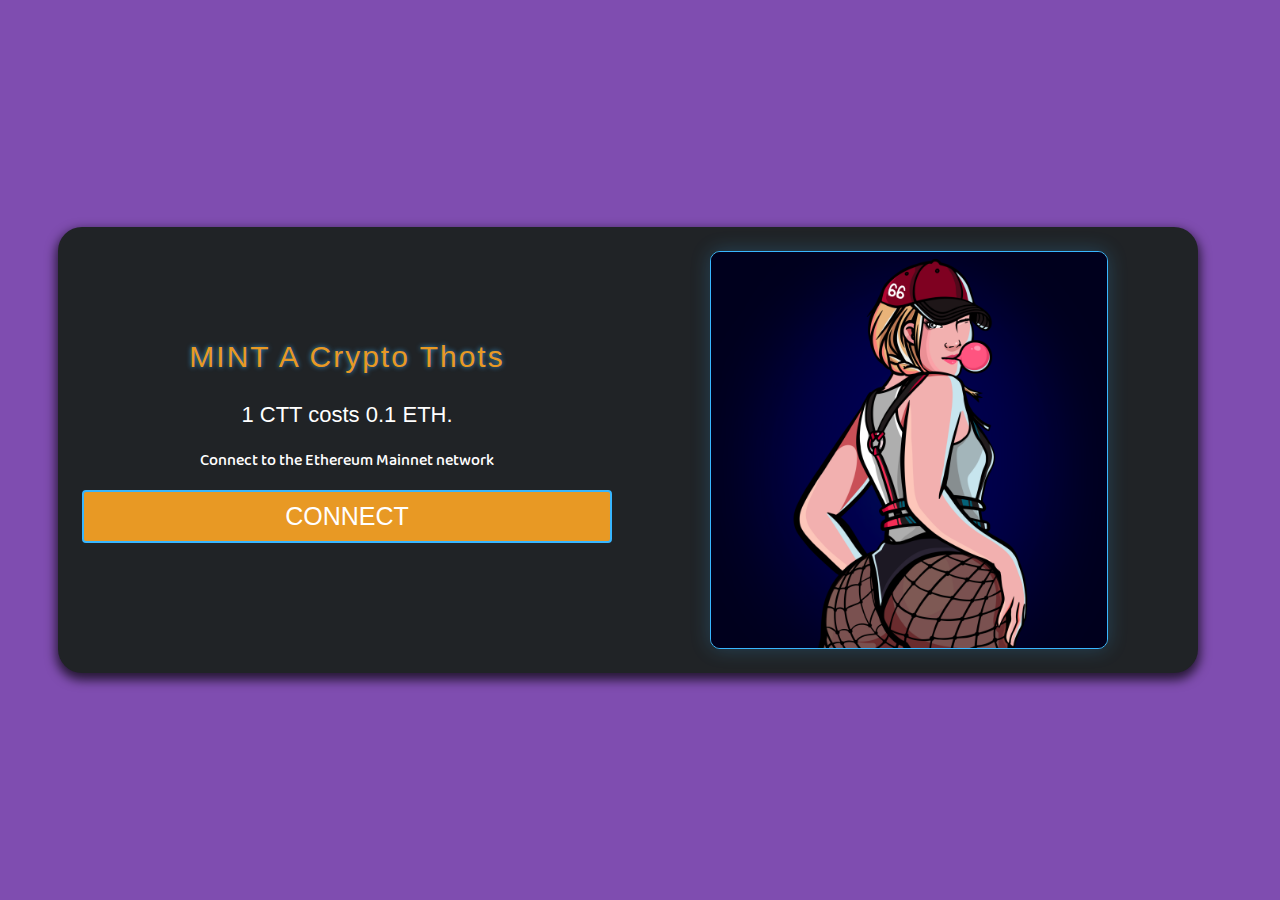
<file: mint/index.html>
<!doctype html><html lang="en"><head><meta charset="utf-8"/><base href="."/><link rel="icon" href="./favicon.ico"/><meta name="viewport" content="width=device-width,initial-scale=1"/><meta name="theme-color" content="#000000"/><link rel="stylesheet" href="./config/theme.css"/><link rel="apple-touch-icon" href="./logo192.png"/><link href="https://fonts.cdnfonts.com/css/the-bold-font" rel="stylesheet"><link rel="manifest" href="./manifest.json"/><title>Crypto Thots NFT</title><meta name="description" content="Mint your Crypto Thots NFT"/><link href="./static/css/main.0504b444.chunk.css" rel="stylesheet"></head><body><noscript>You need to enable JavaScript to run this app.</noscript><div id="root"></div><script>!function(e){function t(t){for(var n,u,a=t[0],c=t[1],l=t[2],p=0,s=[];p<a.length;p++)u=a[p],Object.prototype.hasOwnProperty.call(o,u)&&o[u]&&s.push(o[u][0]),o[u]=0;for(n in c)Object.prototype.hasOwnProperty.call(c,n)&&(e[n]=c[n]);for(f&&f(t);s.length;)s.shift()();return i.push.apply(i,l||[]),r()}function r(){for(var e,t=0;t<i.length;t++){for(var r=i[t],n=!0,a=1;a<r.length;a++){var c=r[a];0!==o[c]&&(n=!1)}n&&(i.splice(t--,1),e=u(u.s=r[0]))}return e}var n={},o={1:0},i=[];function u(t){if(n[t])return n[t].exports;var r=n[t]={i:t,l:!1,exports:{}};return e[t].call(r.exports,r,r.exports,u),r.l=!0,r.exports}u.e=function(e){var t=[],r=o[e];if(0!==r)if(r)t.push(r[2]);else{var n=new Promise((function(t,n){r=o[e]=[t,n]}));t.push(r[2]=n);var i,a=document.createElement("script");a.charset="utf-8",a.timeout=120,u.nc&&a.setAttribute("nonce",u.nc),a.src=function(e){return u.p+"static/js/"+({}[e]||e)+"."+{3:"988363cf"}[e]+".chunk.js"}(e);var c=new Error;i=function(t){a.onerror=a.onload=null,clearTimeout(l);var r=o[e];if(0!==r){if(r){var n=t&&("load"===t.type?"missing":t.type),i=t&&t.target&&t.target.src;c.message="Loading chunk "+e+" failed.\n("+n+": "+i+")",c.name="ChunkLoadError",c.type=n,c.request=i,r[1](c)}o[e]=void 0}};var l=setTimeout((function(){i({type:"timeout",target:a})}),12e4);a.onerror=a.onload=i,document.head.appendChild(a)}return Promise.all(t)},u.m=e,u.c=n,u.d=function(e,t,r){u.o(e,t)||Object.defineProperty(e,t,{enumerable:!0,get:r})},u.r=function(e){"undefined"!=typeof Symbol&&Symbol.toStringTag&&Object.defineProperty(e,Symbol.toStringTag,{value:"Module"}),Object.defineProperty(e,"__esModule",{value:!0})},u.t=function(e,t){if(1&t&&(e=u(e)),8&t)return e;if(4&t&&"object"==typeof e&&e&&e.__esModule)return e;var r=Object.create(null);if(u.r(r),Object.defineProperty(r,"default",{enumerable:!0,value:e}),2&t&&"string"!=typeof e)for(var n in e)u.d(r,n,function(t){return e[t]}.bind(null,n));return r},u.n=function(e){var t=e&&e.__esModule?function(){return e.default}:function(){return e};return u.d(t,"a",t),t},u.o=function(e,t){return Object.prototype.hasOwnProperty.call(e,t)},u.p="./",u.oe=function(e){throw console.error(e),e};var a=this.webpackJsonphashlips_nft_minting_dapp=this.webpackJsonphashlips_nft_minting_dapp||[],c=a.push.bind(a);a.push=t,a=a.slice();for(var l=0;l<a.length;l++)t(a[l]);var f=c;r()}([])</script><script src="./static/js/2.f7fb6d16.chunk.js"></script><script src="./static/js/main.2f8dcbe9.chunk.js"></script></body></html>
</file>
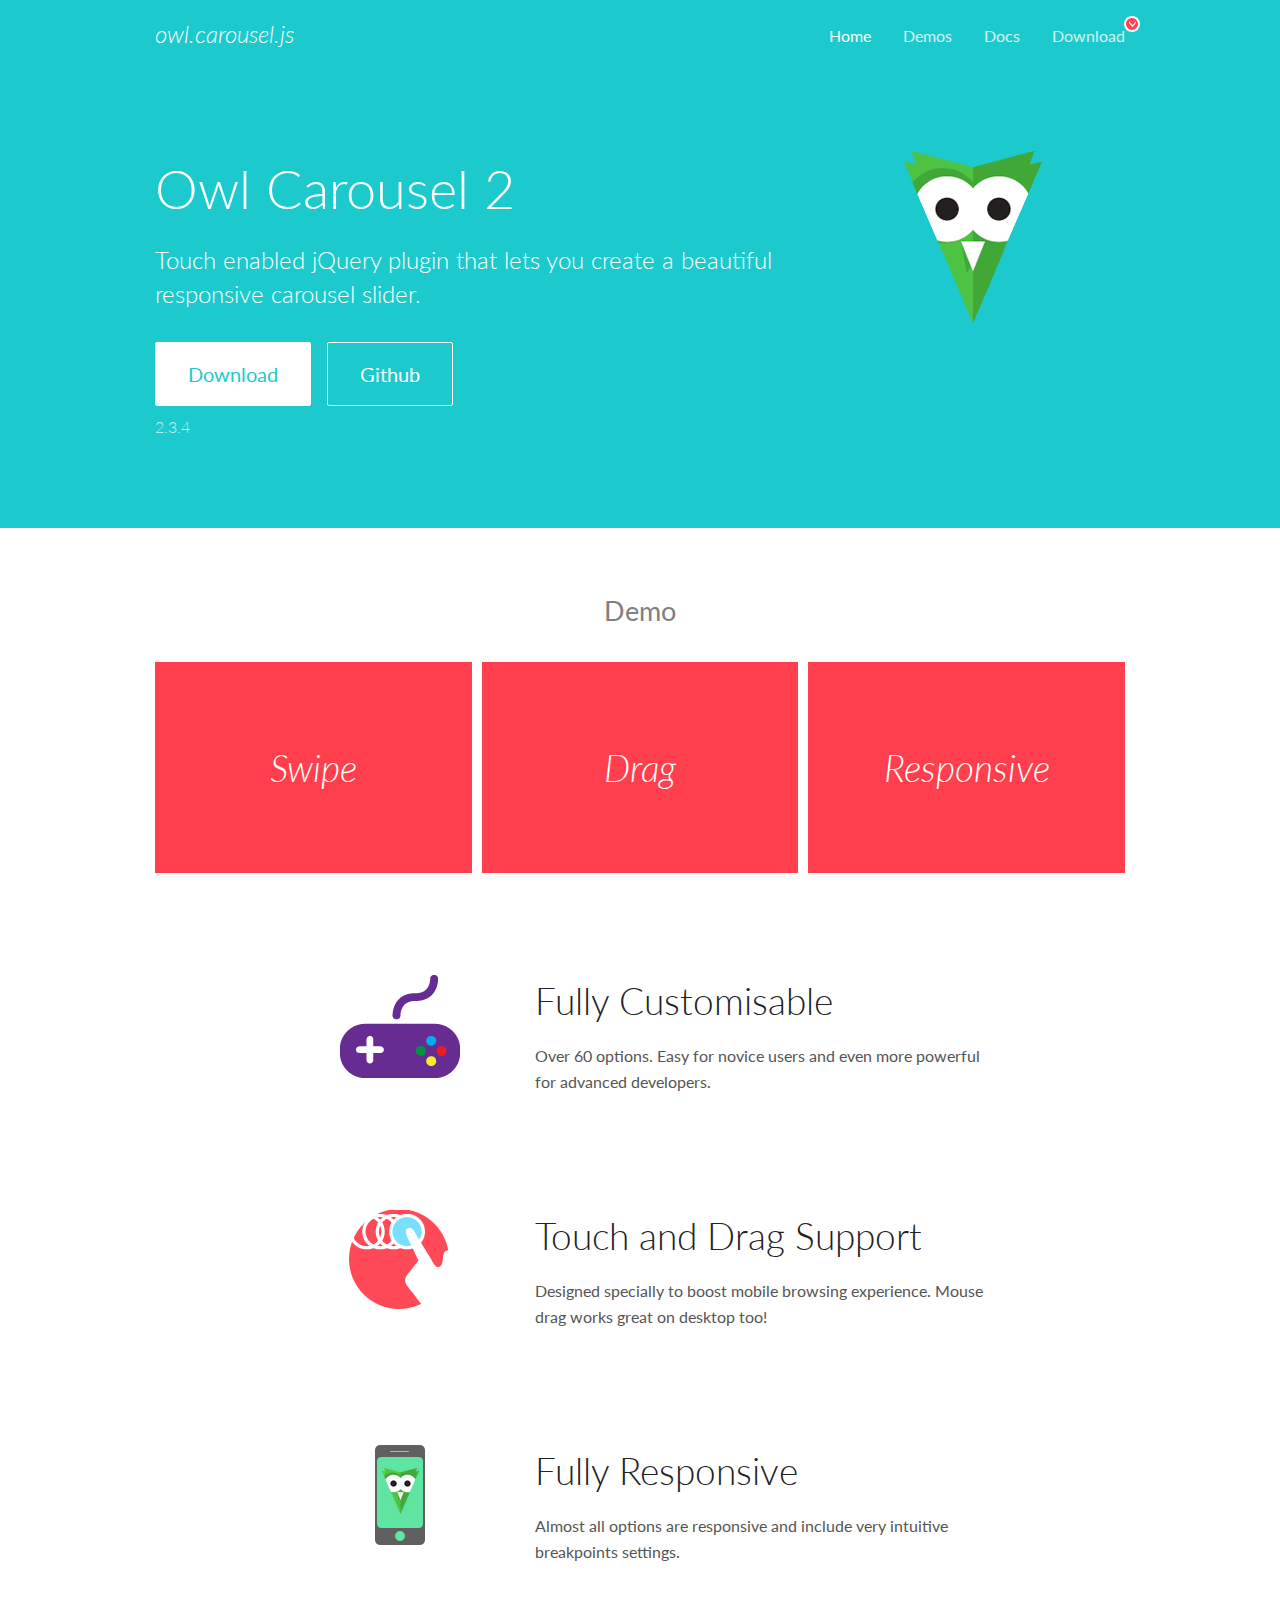
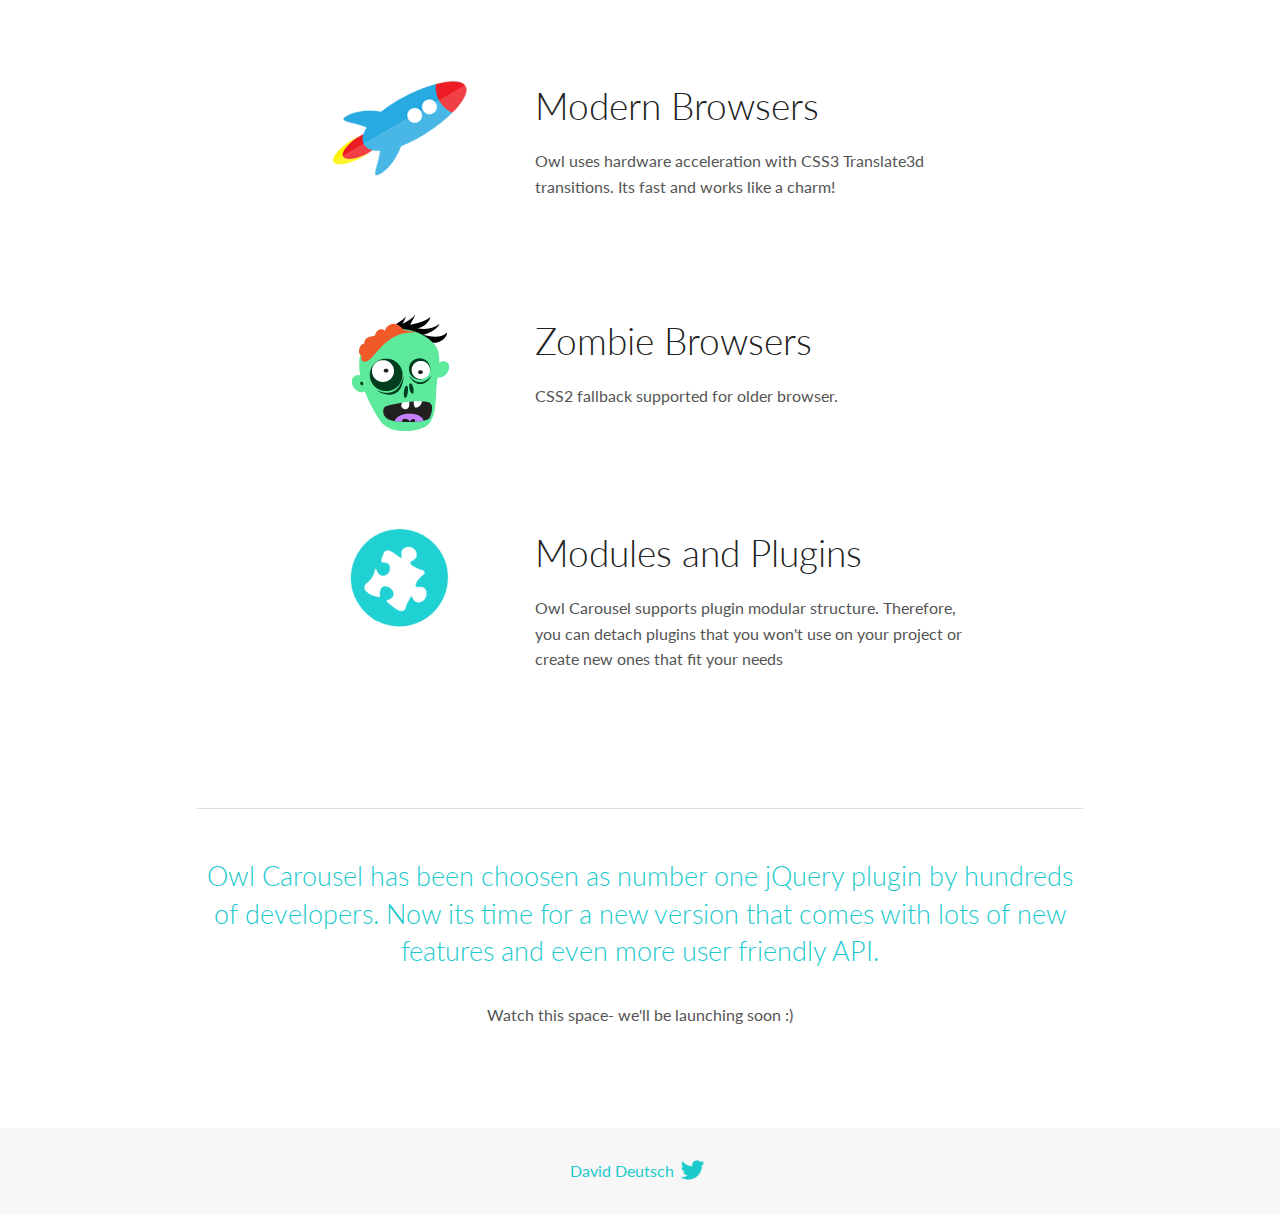
<file: owlcarousel2-2.3.4/docs/index.html>
<!DOCTYPE html>
<html lang="en">
  <head>

    <!-- head -->
    <meta charset="utf-8">
    <meta name="msapplication-tap-highlight" content="no" />
    <meta name="viewport" content="width=device-width, initial-scale=1.0" />
    <meta name="description" content="Touch enabled jQuery plugin that lets you create beautiful responsive carousel slider.">
    <meta name="author" content="David Deutsch">
    <title>
      Home | Owl Carousel | 2.3.4
    </title>

    <!-- Stylesheets -->
    <link href='https://fonts.googleapis.com/css?family=Lato:300,400,700,400italic,300italic' rel='stylesheet' type='text/css'>
    <link rel="stylesheet" href="assets/css/docs.theme.min.css">

    <!-- Owl Stylesheets -->
    <link rel="stylesheet" href="assets/owlcarousel/assets/owl.carousel.min.css">
    <link rel="stylesheet" href="assets/owlcarousel/assets/owl.theme.default.min.css">

    <!-- HTML5 shim and Respond.js IE8 support of HTML5 elements and media queries -->

    <!--[if lt IE 9]>
      <script src="https://oss.maxcdn.com/libs/html5shiv/3.7.0/html5shiv.js"></script>
      <script src="https://oss.maxcdn.com/libs/respond.js/1.3.0/respond.min.js"></script>
    <![endif]-->

    <!-- Favicons -->
    <link rel="apple-touch-icon-precomposed" sizes="144x144" href="assets/ico/apple-touch-icon-144-precomposed.png">
    <link rel="shortcut icon" href="assets/ico/favicon.png">
    <link rel="shortcut icon" href="favicon.ico">

    <!-- Yeah i know js should not be in header. Its required for demos.-->

    <!-- javascript -->
    <script src="assets/vendors/jquery.min.js"></script>
    <script src="assets/owlcarousel/owl.carousel.js"></script>
  </head>
  <body>

    <!-- header -->
    <header class="header">
      <div class="row">
        <div class="large-12 columns">
          <div class="brand left">
            <h3>
              <a href="/OwlCarousel2/">owl.carousel.js</a> 
            </h3>
          </div>
          <a id="toggle-nav" class="right">
            <span></span> <span></span> <span></span> 
          </a> 
          <div class="nav-bar">
            <ul class="clearfix">
              <li class="active">
                <a href="/OwlCarousel2/index.html">Home</a> 
              </li>
              <li> <a href="/OwlCarousel2/demos/demos.html">Demos</a>  </li>
              <li> <a href="/OwlCarousel2/docs/started-welcome.html">Docs</a>  </li>
              <li>
                <a href="https://github.com/OwlCarousel2/OwlCarousel2/archive/2.3.4.zip">Download</a> 
                <span class="download"></span> 
              </li>
            </ul>
          </div>
        </div>
      </div>
    </header>

    <!-- home panel -->
    <section id="hero">
      <div class="row">
        <div class="large-8 medium-8 columns">
          <h1>Owl Carousel 2</h1>
          <h4>Touch enabled jQuery plugin that lets you create a beautiful responsive carousel slider.</h4>
          <a href="https://github.com/OwlCarousel2/OwlCarousel2/archive/2.3.4.zip" class="hero-button">Download</a> 
          <a href="https://github.com/OwlCarousel2/OwlCarousel2" class="hero-button outline">Github</a> 
          <p>2.3.4</p>
        </div>
        <div class="large-4 medium-4 columns">
          <img class="owl-logo" src="assets/img/owl-logo.png" alt="mr. Owl">
        </div>
      </div>
    </section>

    <!-- body -->
    <div class="home-demo">
      <div class="row">
        <div class="large-12 columns">
          <h3>Demo</h3>
          <div class="owl-carousel">
            <div class="item">
              <h2>Swipe</h2>
            </div>
            <div class="item">
              <h2>Drag</h2>
            </div>
            <div class="item">
              <h2>Responsive</h2>
            </div>
            <div class="item">
              <h2>CSS3</h2>
            </div>
            <div class="item">
              <h2>Fast</h2>
            </div>
            <div class="item">
              <h2>Easy</h2>
            </div>
            <div class="item">
              <h2>Free</h2>
            </div>
            <div class="item">
              <h2>Upgradable</h2>
            </div>
            <div class="item">
              <h2>Tons of options</h2>
            </div>
            <div class="item">
              <h2>Infinity</h2>
            </div>
            <div class="item">
              <h2>Auto Width</h2>
            </div>
          </div>
        </div>
      </div>
    </div>
    <script>
      var owl = $('.owl-carousel');
      owl.owlCarousel({
        margin: 10,
        loop: true,
        responsive: {
          0: {
            items: 1
          },
          600: {
            items: 2
          },
          1000: {
            items: 3
          }
        }
      })
    </script>

    <!-- features -->
    <div id="features">
      <div class="row">
        <div class="small-12 medium-9 small-centered columns">
          <section class="row feature">
            <div class="medium-4 small-12 columns">
              <img src="assets/img/feature-options.png" alt="">
            </div>
            <div class="medium-8 small-12 columns">
              <h2>Fully Customisable</h2>
              <p>Over 60 options. Easy for novice users and even more powerful for advanced developers.</p>
            </div>
          </section>
          <section class="row feature">
            <div class="medium-4 small-12 columns">
              <img src="assets/img/feature-drag.png" alt="">
            </div>
            <div class="medium-8 small-12 columns">
              <h2>Touch and Drag Support</h2>
              <p>Designed specially to boost mobile browsing experience. Mouse drag works great on desktop too!</p>
            </div>
          </section>
          <section class="row feature">
            <div class="medium-4 small-12 columns">
              <img src="assets/img/feature-responsive.png" alt="">
            </div>
            <div class="medium-8 small-12 columns">
              <h2>Fully Responsive</h2>
              <p>Almost all options are responsive and include very intuitive breakpoints settings.</p>
            </div>
          </section>
          <section class="row feature">
            <div class="medium-4 small-12 columns">
              <img src="assets/img/feature-modern.png" alt="">
            </div>
            <div class="medium-8 small-12 columns">
              <h2>Modern Browsers</h2>
              <p>Owl uses hardware acceleration with CSS3 Translate3d transitions. Its fast and works like a charm! </p>
            </div>
          </section>
          <section class="row feature">
            <div class="medium-4 small-12 columns">
              <img src="assets/img/feature-zombie.png" alt="">
            </div>
            <div class="medium-8 small-12 columns">
              <h2>Zombie Browsers</h2>
              <p>CSS2 fallback supported for older browser.</p>
            </div>
          </section>
          <section class="row feature">
            <div class="medium-4 small-12 columns">
              <img src="assets/img/feature-module.png" alt="">
            </div>
            <div class="medium-8 small-12 columns">
              <h2>Modules and Plugins</h2>
              <p>Owl Carousel supports plugin modular structure. Therefore, you can detach plugins that you won&#x27;t use on your project or create new ones that fit your needs</p>
            </div>
          </section>
        </div>
      </div>
    </div>

    <!-- footer -->
    <section id="teaser-text">
      <div class="row">
        <div class="small-12 medium-11 small-centered columns">
          <hr>
          <h3 id="owl-carousel-has-been-choosen-as-number-one-jquery-plugin-by-hundreds-of-developers-now-its-time-for-a-new-version-that-comes-with-lots-of-new-features-and-even-more-user-friendly-api-">Owl Carousel has been choosen as number one jQuery plugin by hundreds of developers. Now its time for a new version that comes with lots of new features and even more user friendly API.</h3>
          <p>Watch this space- we&#39;ll be launching soon :)</p>
        </div>
      </div>
    </section>

    <!-- footer -->
    <footer class="footer">
      <div class="row">
        <div class="large-12 columns">
          <h5>
            <a href="/OwlCarousel2/docs/support-contact.html">David Deutsch</a> 
            <a id="custom-tweet-button" href="https://twitter.com/share?url=https://github.com/OwlCarousel2/OwlCarousel2&text=Owl Carousel - This is so awesome! " target="_blank"></a> 
          </h5>
        </div>
      </div>
    </footer>

    <!-- vendors -->
    <script src="assets/vendors/highlight.js"></script>
    <script src="assets/js/app.js"></script>
  </body>
</html>
</file>
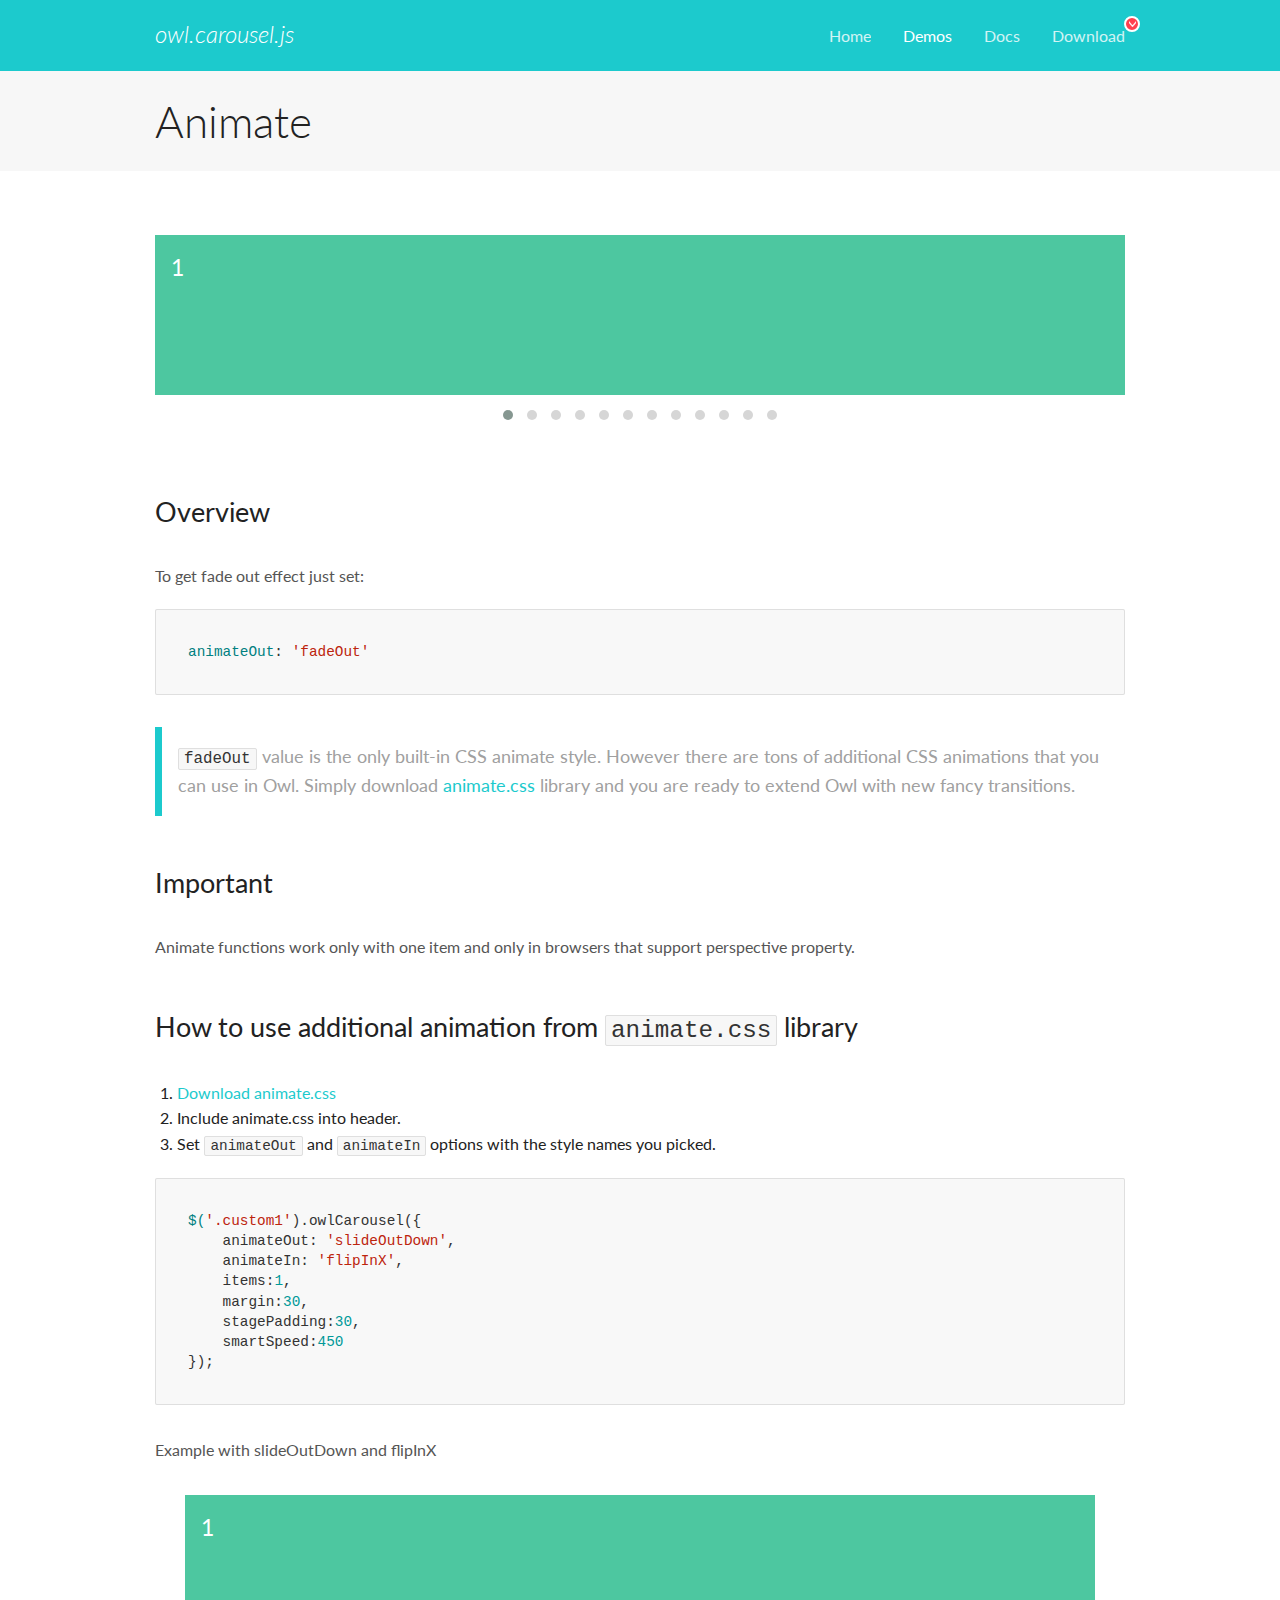
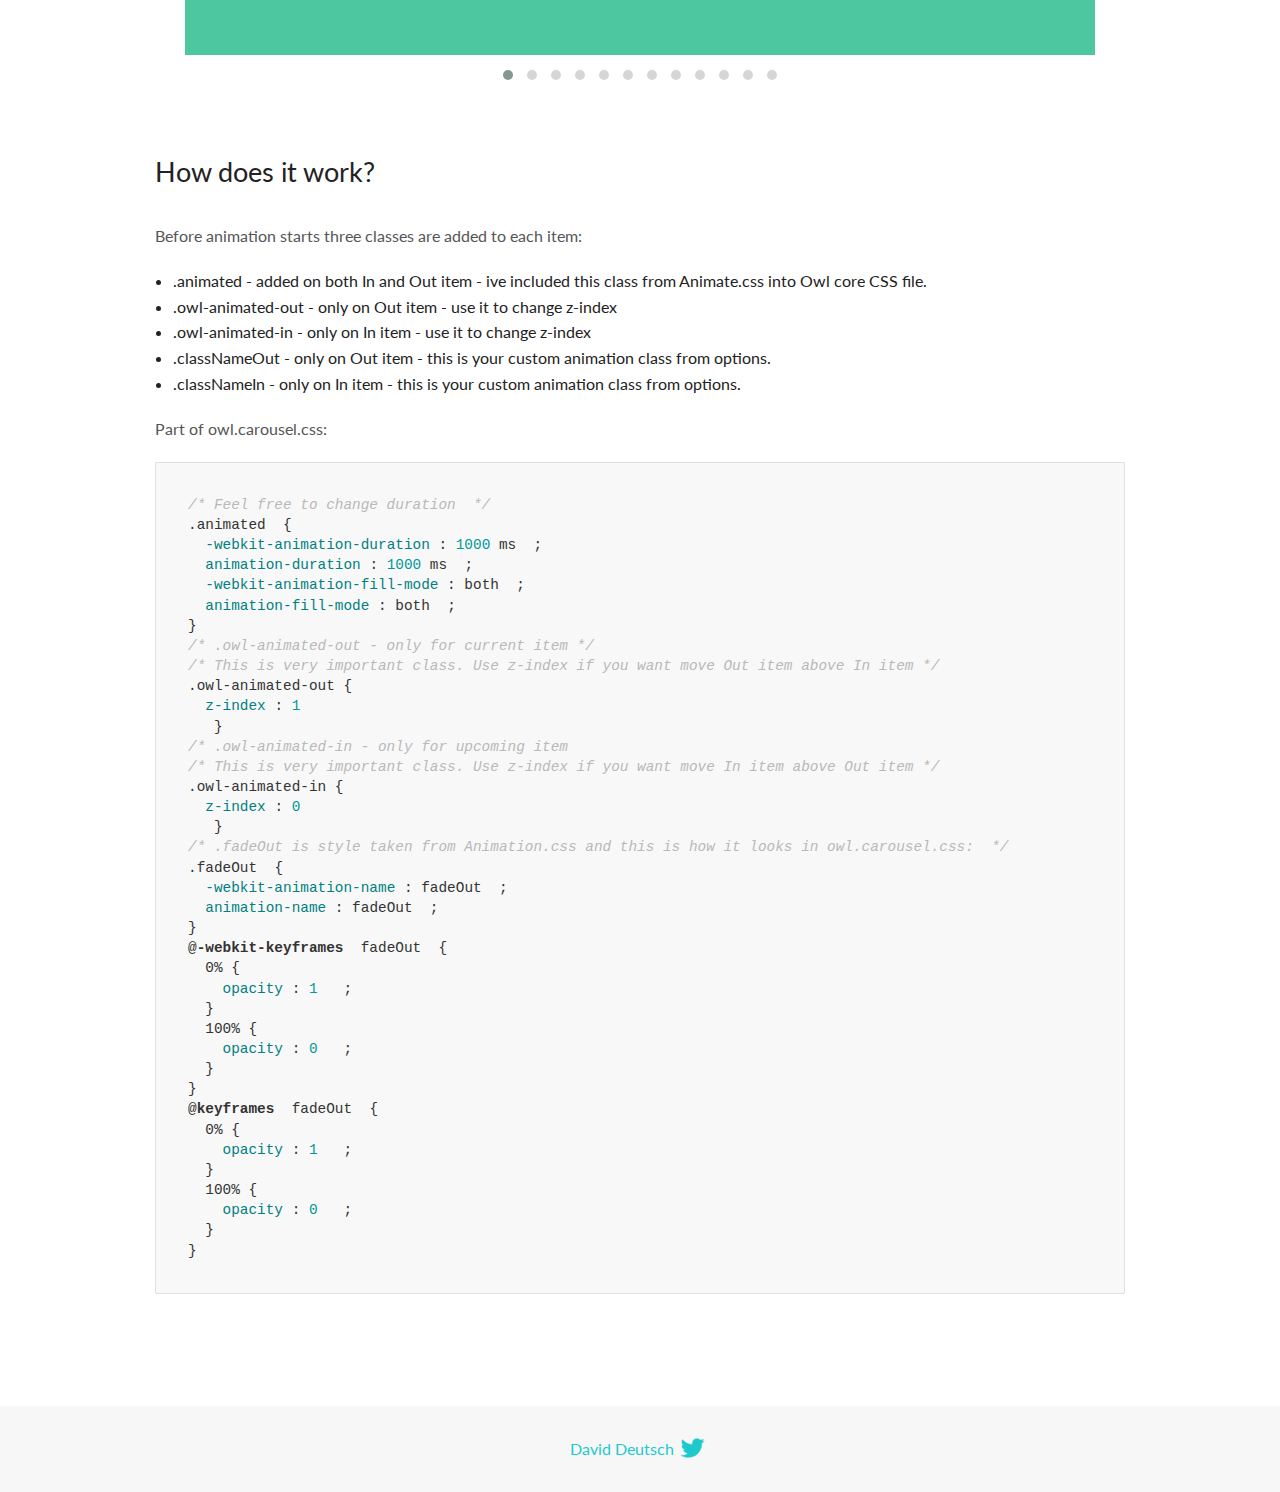
<file: owlcarousel2-2.3.4/docs/demos/animate.html>
<!DOCTYPE html>
<html lang="en">
  <head>

    <!-- head -->
    <meta charset="utf-8">
    <meta name="msapplication-tap-highlight" content="no" />
    <meta name="viewport" content="width=device-width, initial-scale=1.0" />
    <meta name="description" content="Animate carousel">
    <meta name="author" content="David Deutsch">
    <title>
      Animate Demo | Owl Carousel | 2.3.4
    </title>

    <!-- Stylesheets -->
    <link href='https://fonts.googleapis.com/css?family=Lato:300,400,700,400italic,300italic' rel='stylesheet' type='text/css'>
    <link rel="stylesheet" href="../assets/css/docs.theme.min.css">

    <!-- Owl Stylesheets -->
    <link rel="stylesheet" href="../assets/owlcarousel/assets/owl.carousel.min.css">
    <link rel="stylesheet" href="../assets/owlcarousel/assets/owl.theme.default.min.css">

    <!-- HTML5 shim and Respond.js IE8 support of HTML5 elements and media queries -->

    <!--[if lt IE 9]>
      <script src="https://oss.maxcdn.com/libs/html5shiv/3.7.0/html5shiv.js"></script>
      <script src="https://oss.maxcdn.com/libs/respond.js/1.3.0/respond.min.js"></script>
    <![endif]-->

    <!-- Favicons -->
    <link rel="apple-touch-icon-precomposed" sizes="144x144" href="../assets/ico/apple-touch-icon-144-precomposed.png">
    <link rel="shortcut icon" href="../assets/ico/favicon.png">
    <link rel="shortcut icon" href="favicon.ico">

    <!-- Yeah i know js should not be in header. Its required for demos.-->

    <!-- javascript -->
    <script src="../assets/vendors/jquery.min.js"></script>
    <script src="../assets/owlcarousel/owl.carousel.js"></script>
  </head>
  <body>

    <!-- header -->
    <header class="header">
      <div class="row">
        <div class="large-12 columns">
          <div class="brand left">
            <h3>
              <a href="/OwlCarousel2/">owl.carousel.js</a> 
            </h3>
          </div>
          <a id="toggle-nav" class="right">
            <span></span> <span></span> <span></span> 
          </a> 
          <div class="nav-bar">
            <ul class="clearfix">
              <li> <a href="/OwlCarousel2/index.html">Home</a>  </li>
              <li class="active">
                <a href="/OwlCarousel2/demos/demos.html">Demos</a> 
              </li>
              <li> <a href="/OwlCarousel2/docs/started-welcome.html">Docs</a>  </li>
              <li>
                <a href="https://github.com/OwlCarousel2/OwlCarousel2/archive/2.3.4.zip">Download</a> 
                <span class="download"></span> 
              </li>
            </ul>
          </div>
        </div>
      </div>
    </header>

    <!-- title -->
    <section class="title">
      <div class="row">
        <div class="large-12 columns">
          <h1>Animate</h1>
        </div>
      </div>
    </section>

    <!--  Demos -->
    <section id="demos">
      <div class="row">
        <div class="large-12 columns">
          <div class="fadeOut owl-carousel owl-theme">
            <div class="item">
              <h4>1</h4>
            </div>
            <div class="item">
              <h4>2</h4>
            </div>
            <div class="item">
              <h4>3</h4>
            </div>
            <div class="item">
              <h4>4</h4>
            </div>
            <div class="item">
              <h4>5</h4>
            </div>
            <div class="item">
              <h4>6</h4>
            </div>
            <div class="item">
              <h4>7</h4>
            </div>
            <div class="item">
              <h4>8</h4>
            </div>
            <div class="item">
              <h4>9</h4>
            </div>
            <div class="item">
              <h4>10</h4>
            </div>
            <div class="item">
              <h4>11</h4>
            </div>
            <div class="item">
              <h4>12</h4>
            </div>
          </div>
          <h3 id="overview">Overview</h3>
          <p>To get fade out effect just set:</p>
          <pre><code>animateOut: &#39;fadeOut&#39;</code></pre>
          <blockquote>
            <p><code>fadeOut</code> value is the only built-in CSS animate style. However there are tons of additional CSS animations that you can use in Owl. Simply download
              <a href="https://daneden.github.io/animate.css/">animate.css</a>  library and you are ready to extend Owl with new fancy transitions.</p>
          </blockquote>
          <h3 id="important">Important</h3>
          <p>Animate functions work only with one item and only in browsers that support perspective property.</p>
          <h3 id="how-to-use-additional-animation-from-animate-css-library">How to use additional animation from <code>animate.css</code> library</h3>
          <ol>
            <li> <a href="https://daneden.github.io/animate.css/">Download animate.css</a>  </li>
            <li>Include animate.css into header.</li>
            <li>Set <code>animateOut</code> and <code>animateIn</code> options with the style names you picked.</li>
          </ol>
          <pre><code>$(&#39;.custom1&#39;).owlCarousel({
    animateOut: &#39;slideOutDown&#39;,
    animateIn: &#39;flipInX&#39;,
    items:1,
    margin:30,
    stagePadding:30,
    smartSpeed:450
});</code></pre>
          <p>Example with slideOutDown and flipInX</p>
          <div class="custom1 owl-carousel owl-theme">
            <div class="item">
              <h4>1</h4>
            </div>
            <div class="item">
              <h4>2</h4>
            </div>
            <div class="item">
              <h4>3</h4>
            </div>
            <div class="item">
              <h4>4</h4>
            </div>
            <div class="item">
              <h4>5</h4>
            </div>
            <div class="item">
              <h4>6</h4>
            </div>
            <div class="item">
              <h4>7</h4>
            </div>
            <div class="item">
              <h4>8</h4>
            </div>
            <div class="item">
              <h4>9</h4>
            </div>
            <div class="item">
              <h4>10</h4>
            </div>
            <div class="item">
              <h4>11</h4>
            </div>
            <div class="item">
              <h4>12</h4>
            </div>
          </div>
          <h3 id="how-does-it-work-">How does it work?</h3>
          <p>Before animation starts three classes are added to each item:</p>
          <ul>
            <li>.animated - added on both In and Out item - ive included this class from Animate.css into Owl core CSS file.</li>
            <li>.owl-animated-out - only on Out item - use it to change z-index</li>
            <li>.owl-animated-in - only on In item - use it to change z-index</li>
            <li>.classNameOut - only on Out item - this is your custom animation class from options.</li>
            <li>.classNameIn - only on In item - this is your custom animation class from options.</li>
          </ul>
          <p>Part of owl.carousel.css:</p>
          <pre><code class="language-css"><span class="comment">/* Feel free to change duration  */</span> 
<span class="class">.animated</span>  <span class="rules">{
  <span class="rule"><span class="attribute">-webkit-animation-duration</span> :<span class="value"> <span class="number">1000</span> ms</span> </span> ;
  <span class="rule"><span class="attribute">animation-duration</span> :<span class="value"> <span class="number">1000</span> ms</span> </span> ;
  <span class="rule"><span class="attribute">-webkit-animation-fill-mode</span> :<span class="value"> both</span> </span> ;
  <span class="rule"><span class="attribute">animation-fill-mode</span> :<span class="value"> both</span> </span> ;
<span class="rule">}</span> </span> 
<span class="comment">/* .owl-animated-out - only for current item */</span> 
<span class="comment">/* This is very important class. Use z-index if you want move Out item above In item */</span> 
<span class="class">.owl-animated-out</span> <span class="rules">{
  <span class="rule"><span class="attribute">z-index</span> :<span class="value"> <span class="number">1</span> 
</span> </span> </span> }
<span class="comment">/* .owl-animated-in - only for upcoming item
/* This is very important class. Use z-index if you want move In item above Out item */</span> 
<span class="class">.owl-animated-in</span> <span class="rules">{
  <span class="rule"><span class="attribute">z-index</span> :<span class="value"> <span class="number">0</span> 
</span> </span> </span> }
<span class="comment">/* .fadeOut is style taken from Animation.css and this is how it looks in owl.carousel.css:  */</span> 
<span class="class">.fadeOut</span>  <span class="rules">{
  <span class="rule"><span class="attribute">-webkit-animation-name</span> :<span class="value"> fadeOut</span> </span> ;
  <span class="rule"><span class="attribute">animation-name</span> :<span class="value"> fadeOut</span> </span> ;
<span class="rule">}</span> </span> 
<span class="at_rule">@<span class="keyword">-webkit-keyframes</span>  fadeOut </span> {
  0% <span class="rules">{
    <span class="rule"><span class="attribute">opacity</span> :<span class="value"> <span class="number">1</span> </span> </span> ;
  <span class="rule">}</span> </span> 
  100% <span class="rules">{
    <span class="rule"><span class="attribute">opacity</span> :<span class="value"> <span class="number">0</span> </span> </span> ;
  <span class="rule">}</span> </span> 
}
<span class="at_rule">@<span class="keyword">keyframes</span>  fadeOut </span> {
  0% <span class="rules">{
    <span class="rule"><span class="attribute">opacity</span> :<span class="value"> <span class="number">1</span> </span> </span> ;
  <span class="rule">}</span> </span> 
  100% <span class="rules">{
    <span class="rule"><span class="attribute">opacity</span> :<span class="value"> <span class="number">0</span> </span> </span> ;
  <span class="rule">}</span> </span> 
}</code></pre>
          <link rel="stylesheet" href="../assets/css/animate.css">
          <script>
            jQuery(document).ready(function($) {
              $('.fadeOut').owlCarousel({
                items: 1,
                animateOut: 'fadeOut',
                loop: true,
                margin: 10,
              });
              $('.custom1').owlCarousel({
                animateOut: 'slideOutDown',
                animateIn: 'flipInX',
                items: 1,
                margin: 30,
                stagePadding: 30,
                smartSpeed: 450
              });
            });
          </script>
        </div>
      </div>
    </section>

    <!-- footer -->
    <footer class="footer">
      <div class="row">
        <div class="large-12 columns">
          <h5>
            <a href="/OwlCarousel2/docs/support-contact.html">David Deutsch</a> 
            <a id="custom-tweet-button" href="https://twitter.com/share?url=https://github.com/OwlCarousel2/OwlCarousel2&text=Owl Carousel - This is so awesome! " target="_blank"></a> 
          </h5>
        </div>
      </div>
    </footer>

    <!-- vendors -->
    <script src="../assets/vendors/highlight.js"></script>
    <script src="../assets/js/app.js"></script>
  </body>
</html>
</file>
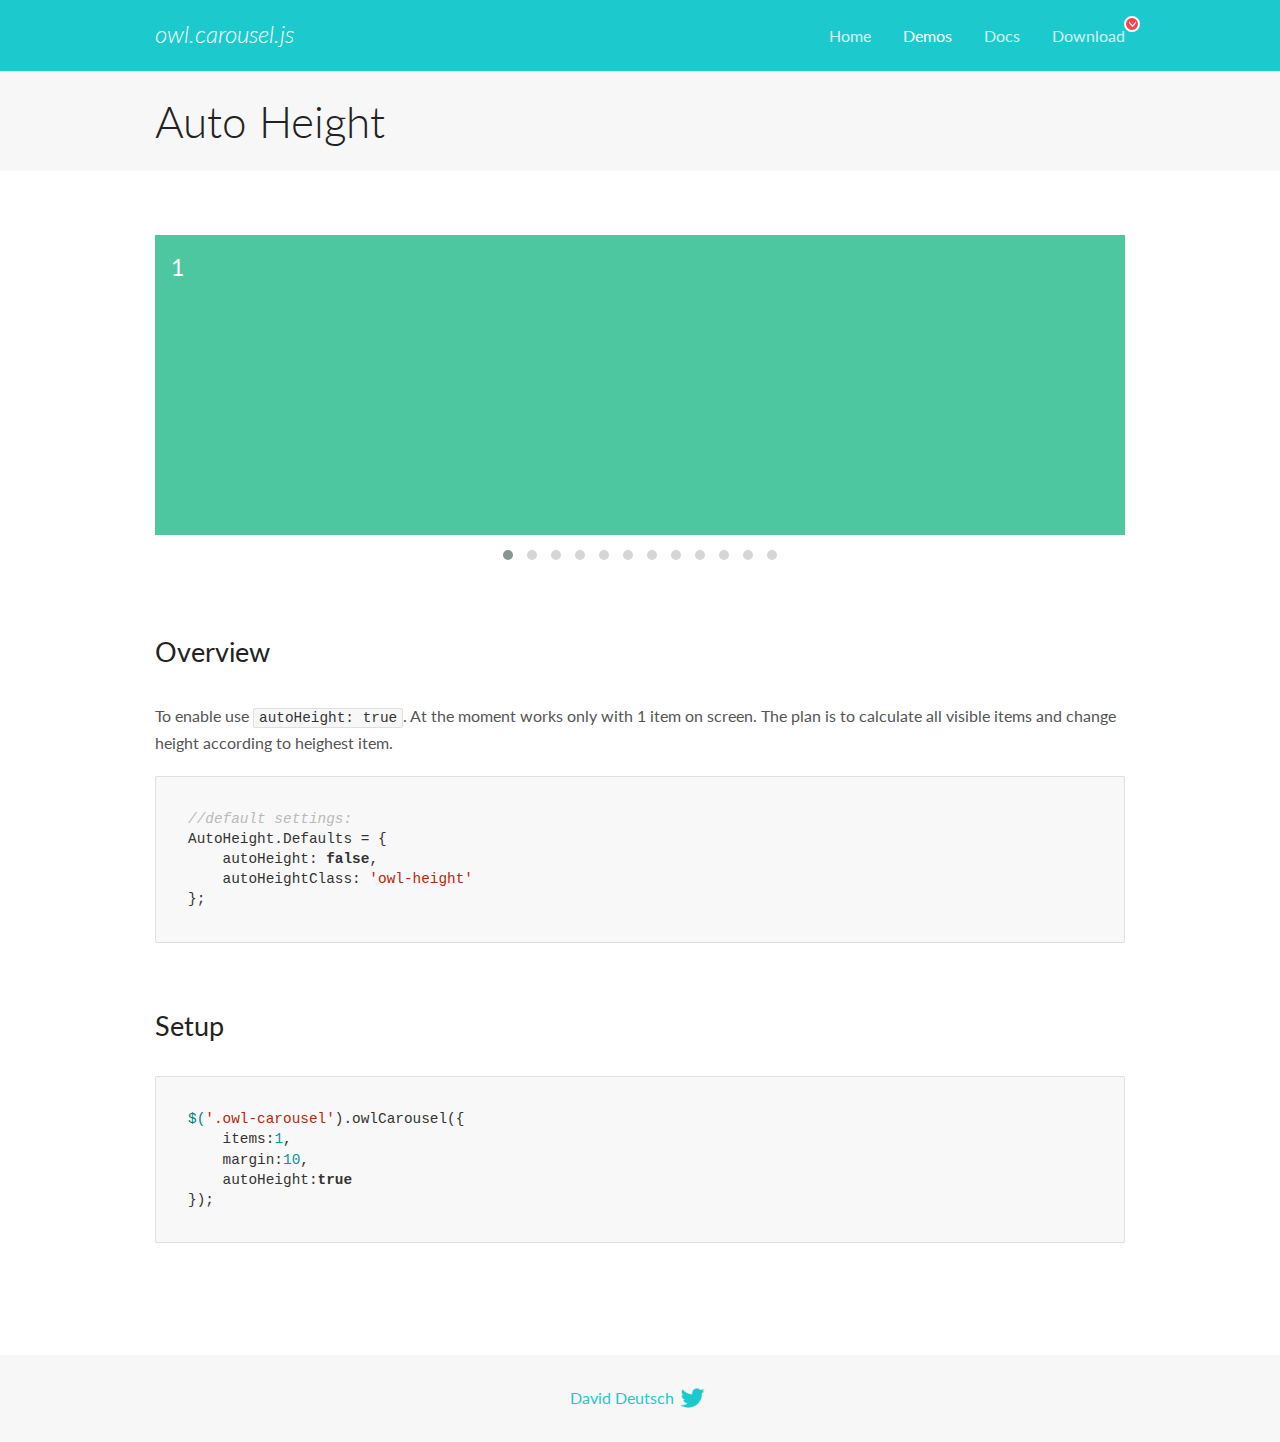
<file: owlcarousel2-2.3.4/docs/demos/autoheight.html>
<!DOCTYPE html>
<html lang="en">
  <head>

    <!-- head -->
    <meta charset="utf-8">
    <meta name="msapplication-tap-highlight" content="no" />
    <meta name="viewport" content="width=device-width, initial-scale=1.0" />
    <meta name="description" content="autoHeight usage demo">
    <meta name="author" content="David Deutsch">
    <title>
      Auto Height Demo | Owl Carousel | 2.3.4
    </title>

    <!-- Stylesheets -->
    <link href='https://fonts.googleapis.com/css?family=Lato:300,400,700,400italic,300italic' rel='stylesheet' type='text/css'>
    <link rel="stylesheet" href="../assets/css/docs.theme.min.css">

    <!-- Owl Stylesheets -->
    <link rel="stylesheet" href="../assets/owlcarousel/assets/owl.carousel.min.css">
    <link rel="stylesheet" href="../assets/owlcarousel/assets/owl.theme.default.min.css">

    <!-- HTML5 shim and Respond.js IE8 support of HTML5 elements and media queries -->

    <!--[if lt IE 9]>
      <script src="https://oss.maxcdn.com/libs/html5shiv/3.7.0/html5shiv.js"></script>
      <script src="https://oss.maxcdn.com/libs/respond.js/1.3.0/respond.min.js"></script>
    <![endif]-->

    <!-- Favicons -->
    <link rel="apple-touch-icon-precomposed" sizes="144x144" href="../assets/ico/apple-touch-icon-144-precomposed.png">
    <link rel="shortcut icon" href="../assets/ico/favicon.png">
    <link rel="shortcut icon" href="favicon.ico">

    <!-- Yeah i know js should not be in header. Its required for demos.-->

    <!-- javascript -->
    <script src="../assets/vendors/jquery.min.js"></script>
    <script src="../assets/owlcarousel/owl.carousel.js"></script>
  </head>
  <body>

    <!-- header -->
    <header class="header">
      <div class="row">
        <div class="large-12 columns">
          <div class="brand left">
            <h3>
              <a href="/OwlCarousel2/">owl.carousel.js</a> 
            </h3>
          </div>
          <a id="toggle-nav" class="right">
            <span></span> <span></span> <span></span> 
          </a> 
          <div class="nav-bar">
            <ul class="clearfix">
              <li> <a href="/OwlCarousel2/index.html">Home</a>  </li>
              <li class="active">
                <a href="/OwlCarousel2/demos/demos.html">Demos</a> 
              </li>
              <li> <a href="/OwlCarousel2/docs/started-welcome.html">Docs</a>  </li>
              <li>
                <a href="https://github.com/OwlCarousel2/OwlCarousel2/archive/2.3.4.zip">Download</a> 
                <span class="download"></span> 
              </li>
            </ul>
          </div>
        </div>
      </div>
    </header>

    <!-- title -->
    <section class="title">
      <div class="row">
        <div class="large-12 columns">
          <h1>Auto Height</h1>
        </div>
      </div>
    </section>

    <!--  Demos -->
    <section id="demos">
      <div class="row">
        <div class="large-12 columns">
          <div class="owl-carousel owl-theme">
            <div class="item" style="height:300px">
              <h4>1</h4>
            </div>
            <div class="item" style="height:100px">
              <h4>2</h4>
            </div>
            <div class="item" style="height:500px">
              <h4>3</h4>
            </div>
            <div class="item" style="height:250px">
              <h4>4</h4>
            </div>
            <div class="item" style="height:400px">
              <h4>5</h4>
            </div>
            <div class="item" style="height:500px">
              <h4>6</h4>
            </div>
            <div class="item" style="height:600px">
              <h4>7</h4>
            </div>
            <div class="item" style="height:400px">
              <h4>8</h4>
            </div>
            <div class="item" style="height:300px">
              <h4>9</h4>
            </div>
            <div class="item" style="height:350px">
              <h4>10</h4>
            </div>
            <div class="item" style="height:200px">
              <h4>11</h4>
            </div>
            <div class="item" style="height:150px">
              <h4>12</h4>
            </div>
          </div>
          <h3 id="overview">Overview</h3>
          <p>To enable use <code>autoHeight: true</code>. At the moment works only with 1 item on screen. The plan is to calculate all visible items and change height according to heighest item.</p>
          <pre><code>//default settings:
AutoHeight.Defaults = {
    autoHeight: false,
    autoHeightClass: &#39;owl-height&#39;
};</code></pre>
          <h3 id="setup">Setup</h3>
          <pre><code>$(&#39;.owl-carousel&#39;).owlCarousel({
    items:1,
    margin:10,
    autoHeight:true
});</code></pre>
          <script>
            $(document).ready(function() {
              $('.owl-carousel').owlCarousel({
                items: 1,
                margin: 10,
                autoHeight: true
              });
            })
          </script>
        </div>
      </div>
    </section>

    <!-- footer -->
    <footer class="footer">
      <div class="row">
        <div class="large-12 columns">
          <h5>
            <a href="/OwlCarousel2/docs/support-contact.html">David Deutsch</a> 
            <a id="custom-tweet-button" href="https://twitter.com/share?url=https://github.com/OwlCarousel2/OwlCarousel2&text=Owl Carousel - This is so awesome! " target="_blank"></a> 
          </h5>
        </div>
      </div>
    </footer>

    <!-- vendors -->
    <script src="../assets/vendors/highlight.js"></script>
    <script src="../assets/js/app.js"></script>
  </body>
</html>
</file>
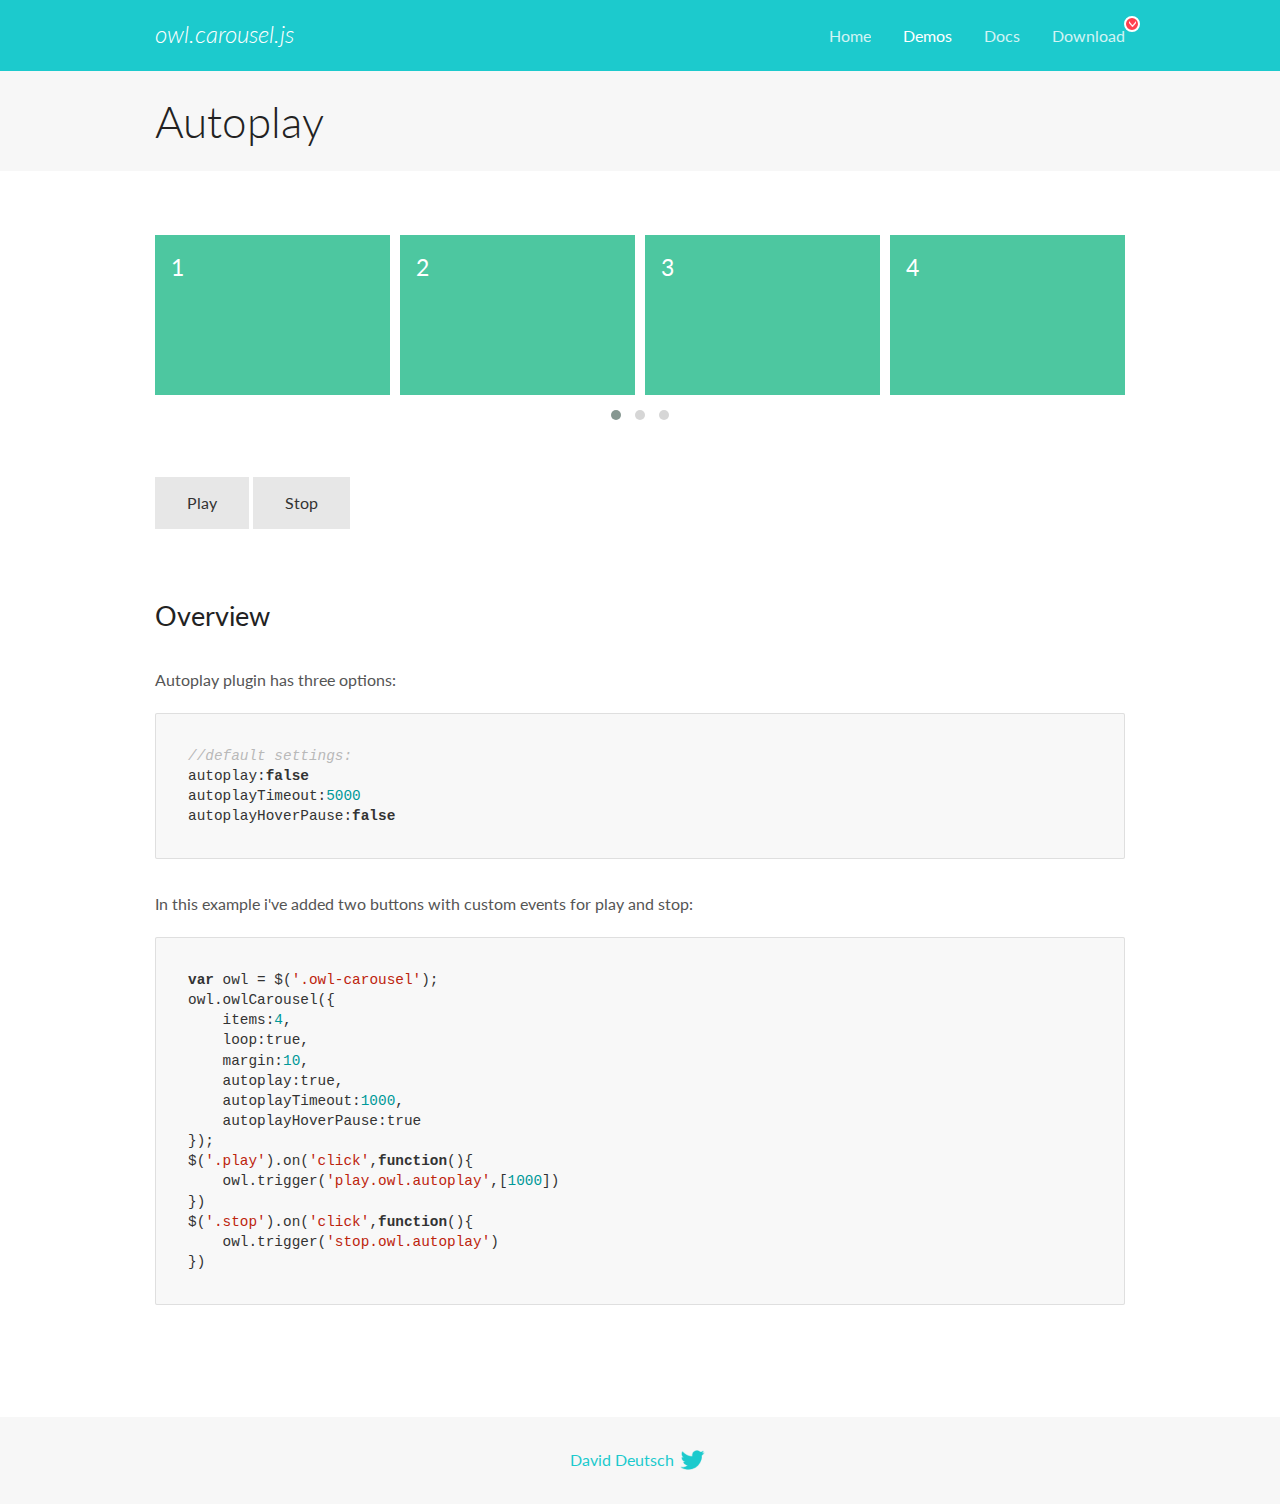
<file: owlcarousel2-2.3.4/docs/demos/autoplay.html>
<!DOCTYPE html>
<html lang="en">
  <head>

    <!-- head -->
    <meta charset="utf-8">
    <meta name="msapplication-tap-highlight" content="no" />
    <meta name="viewport" content="width=device-width, initial-scale=1.0" />
    <meta name="description" content="Autoplay usage demo">
    <meta name="author" content="David Deutsch">
    <title>
      Autoplay Demo | Owl Carousel | 2.3.4
    </title>

    <!-- Stylesheets -->
    <link href='https://fonts.googleapis.com/css?family=Lato:300,400,700,400italic,300italic' rel='stylesheet' type='text/css'>
    <link rel="stylesheet" href="../assets/css/docs.theme.min.css">

    <!-- Owl Stylesheets -->
    <link rel="stylesheet" href="../assets/owlcarousel/assets/owl.carousel.min.css">
    <link rel="stylesheet" href="../assets/owlcarousel/assets/owl.theme.default.min.css">

    <!-- HTML5 shim and Respond.js IE8 support of HTML5 elements and media queries -->

    <!--[if lt IE 9]>
      <script src="https://oss.maxcdn.com/libs/html5shiv/3.7.0/html5shiv.js"></script>
      <script src="https://oss.maxcdn.com/libs/respond.js/1.3.0/respond.min.js"></script>
    <![endif]-->

    <!-- Favicons -->
    <link rel="apple-touch-icon-precomposed" sizes="144x144" href="../assets/ico/apple-touch-icon-144-precomposed.png">
    <link rel="shortcut icon" href="../assets/ico/favicon.png">
    <link rel="shortcut icon" href="favicon.ico">

    <!-- Yeah i know js should not be in header. Its required for demos.-->

    <!-- javascript -->
    <script src="../assets/vendors/jquery.min.js"></script>
    <script src="../assets/owlcarousel/owl.carousel.js"></script>
  </head>
  <body>

    <!-- header -->
    <header class="header">
      <div class="row">
        <div class="large-12 columns">
          <div class="brand left">
            <h3>
              <a href="/OwlCarousel2/">owl.carousel.js</a> 
            </h3>
          </div>
          <a id="toggle-nav" class="right">
            <span></span> <span></span> <span></span> 
          </a> 
          <div class="nav-bar">
            <ul class="clearfix">
              <li> <a href="/OwlCarousel2/index.html">Home</a>  </li>
              <li class="active">
                <a href="/OwlCarousel2/demos/demos.html">Demos</a> 
              </li>
              <li> <a href="/OwlCarousel2/docs/started-welcome.html">Docs</a>  </li>
              <li>
                <a href="https://github.com/OwlCarousel2/OwlCarousel2/archive/2.3.4.zip">Download</a> 
                <span class="download"></span> 
              </li>
            </ul>
          </div>
        </div>
      </div>
    </header>

    <!-- title -->
    <section class="title">
      <div class="row">
        <div class="large-12 columns">
          <h1>Autoplay</h1>
        </div>
      </div>
    </section>

    <!--  Demos -->
    <section id="demos">
      <div class="row">
        <div class="large-12 columns">
          <div class="owl-carousel owl-theme">
            <div class="item">
              <h4>1</h4>
            </div>
            <div class="item">
              <h4>2</h4>
            </div>
            <div class="item">
              <h4>3</h4>
            </div>
            <div class="item">
              <h4>4</h4>
            </div>
            <div class="item">
              <h4>5</h4>
            </div>
            <div class="item">
              <h4>6</h4>
            </div>
            <div class="item">
              <h4>7</h4>
            </div>
            <div class="item">
              <h4>8</h4>
            </div>
            <div class="item">
              <h4>9</h4>
            </div>
            <div class="item">
              <h4>10</h4>
            </div>
            <div class="item">
              <h4>11</h4>
            </div>
            <div class="item">
              <h4>12</h4>
            </div>
          </div>
          <a class="button secondary play">Play</a> 
          <a class="button secondary stop">Stop</a> 
          <h3 id="overview">Overview</h3>
          <p>Autoplay plugin has three options:</p>
          <pre><code>//default settings:
autoplay:false
autoplayTimeout:5000
autoplayHoverPause:false</code></pre>
          <p>In this example i&#39;ve added two buttons with custom events for play and stop:</p>
          <pre><code>var owl = $(&#39;.owl-carousel&#39;);
owl.owlCarousel({
    items:4,
    loop:true,
    margin:10,
    autoplay:true,
    autoplayTimeout:1000,
    autoplayHoverPause:true
});
$(&#39;.play&#39;).on(&#39;click&#39;,function(){
    owl.trigger(&#39;play.owl.autoplay&#39;,[1000])
})
$(&#39;.stop&#39;).on(&#39;click&#39;,function(){
    owl.trigger(&#39;stop.owl.autoplay&#39;)
})</code></pre>
          <script>
            $(document).ready(function() {
              var owl = $('.owl-carousel');
              owl.owlCarousel({
                items: 4,
                loop: true,
                margin: 10,
                autoplay: true,
                autoplayTimeout: 1000,
                autoplayHoverPause: true
              });
              $('.play').on('click', function() {
                owl.trigger('play.owl.autoplay', [1000])
              })
              $('.stop').on('click', function() {
                owl.trigger('stop.owl.autoplay')
              })
            })
          </script>
        </div>
      </div>
    </section>

    <!-- footer -->
    <footer class="footer">
      <div class="row">
        <div class="large-12 columns">
          <h5>
            <a href="/OwlCarousel2/docs/support-contact.html">David Deutsch</a> 
            <a id="custom-tweet-button" href="https://twitter.com/share?url=https://github.com/OwlCarousel2/OwlCarousel2&text=Owl Carousel - This is so awesome! " target="_blank"></a> 
          </h5>
        </div>
      </div>
    </footer>

    <!-- vendors -->
    <script src="../assets/vendors/highlight.js"></script>
    <script src="../assets/js/app.js"></script>
  </body>
</html>
</file>
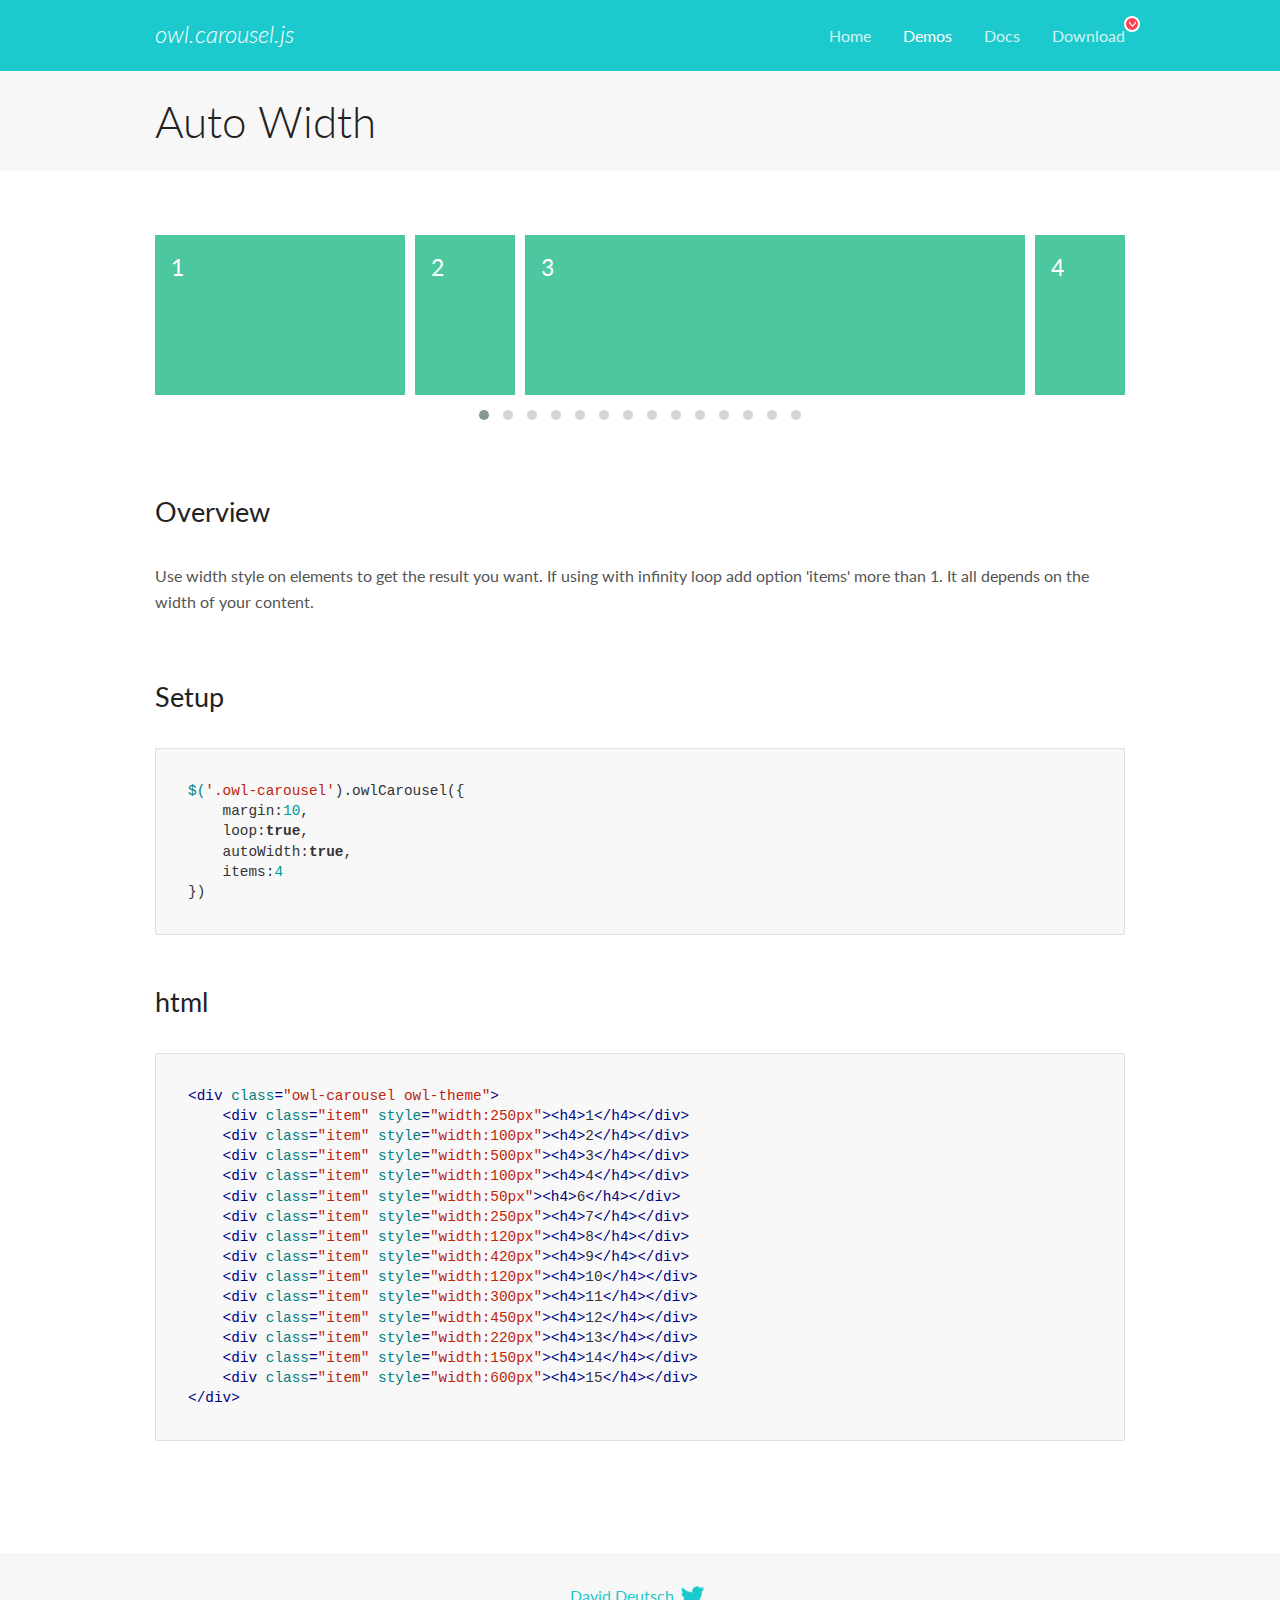
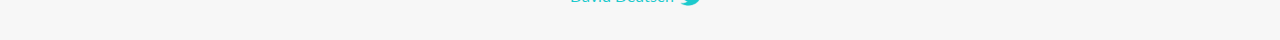
<file: owlcarousel2-2.3.4/docs/demos/autowidth.html>
<!DOCTYPE html>
<html lang="en">
  <head>

    <!-- head -->
    <meta charset="utf-8">
    <meta name="msapplication-tap-highlight" content="no" />
    <meta name="viewport" content="width=device-width, initial-scale=1.0" />
    <meta name="description" content="Auto Width">
    <meta name="author" content="David Deutsch">
    <title>
      Auto Width Demo | Owl Carousel | 2.3.4
    </title>

    <!-- Stylesheets -->
    <link href='https://fonts.googleapis.com/css?family=Lato:300,400,700,400italic,300italic' rel='stylesheet' type='text/css'>
    <link rel="stylesheet" href="../assets/css/docs.theme.min.css">

    <!-- Owl Stylesheets -->
    <link rel="stylesheet" href="../assets/owlcarousel/assets/owl.carousel.min.css">
    <link rel="stylesheet" href="../assets/owlcarousel/assets/owl.theme.default.min.css">

    <!-- HTML5 shim and Respond.js IE8 support of HTML5 elements and media queries -->

    <!--[if lt IE 9]>
      <script src="https://oss.maxcdn.com/libs/html5shiv/3.7.0/html5shiv.js"></script>
      <script src="https://oss.maxcdn.com/libs/respond.js/1.3.0/respond.min.js"></script>
    <![endif]-->

    <!-- Favicons -->
    <link rel="apple-touch-icon-precomposed" sizes="144x144" href="../assets/ico/apple-touch-icon-144-precomposed.png">
    <link rel="shortcut icon" href="../assets/ico/favicon.png">
    <link rel="shortcut icon" href="favicon.ico">

    <!-- Yeah i know js should not be in header. Its required for demos.-->

    <!-- javascript -->
    <script src="../assets/vendors/jquery.min.js"></script>
    <script src="../assets/owlcarousel/owl.carousel.js"></script>
  </head>
  <body>

    <!-- header -->
    <header class="header">
      <div class="row">
        <div class="large-12 columns">
          <div class="brand left">
            <h3>
              <a href="/OwlCarousel2/">owl.carousel.js</a> 
            </h3>
          </div>
          <a id="toggle-nav" class="right">
            <span></span> <span></span> <span></span> 
          </a> 
          <div class="nav-bar">
            <ul class="clearfix">
              <li> <a href="/OwlCarousel2/index.html">Home</a>  </li>
              <li class="active">
                <a href="/OwlCarousel2/demos/demos.html">Demos</a> 
              </li>
              <li> <a href="/OwlCarousel2/docs/started-welcome.html">Docs</a>  </li>
              <li>
                <a href="https://github.com/OwlCarousel2/OwlCarousel2/archive/2.3.4.zip">Download</a> 
                <span class="download"></span> 
              </li>
            </ul>
          </div>
        </div>
      </div>
    </header>

    <!-- title -->
    <section class="title">
      <div class="row">
        <div class="large-12 columns">
          <h1>Auto Width</h1>
        </div>
      </div>
    </section>

    <!--  Demos -->
    <section id="demos">
      <div class="row">
        <div class="large-12 columns">
          <div class="owl-carousel owl-theme">
            <div class="item" style="width:250px">
              <h4>1</h4>
            </div>
            <div class="item" style="width:100px">
              <h4>2</h4>
            </div>
            <div class="item" style="width:500px">
              <h4>3</h4>
            </div>
            <div class="item" style="width:100px">
              <h4>4</h4>
            </div>
            <div class="item" style="width:50px">
              <h4>6</h4>
            </div>
            <div class="item" style="width:250px">
              <h4>7</h4>
            </div>
            <div class="item" style="width:120px">
              <h4>8</h4>
            </div>
            <div class="item" style="width:420px">
              <h4>9</h4>
            </div>
            <div class="item" style="width:120px">
              <h4>10</h4>
            </div>
            <div class="item" style="width:300px">
              <h4>11</h4>
            </div>
            <div class="item" style="width:450px">
              <h4>12</h4>
            </div>
            <div class="item" style="width:220px">
              <h4>13</h4>
            </div>
            <div class="item" style="width:150px">
              <h4>14</h4>
            </div>
            <div class="item" style="width:600px">
              <h4>15</h4>
            </div>
          </div>
          <h3 id="overview">Overview</h3>
          <p>Use width style on elements to get the result you want. If using with infinity loop add option &#39;items&#39; more than 1. It all depends on the width of your content.</p>
          <h3 id="setup">Setup</h3>
          <pre><code>$(&#39;.owl-carousel&#39;).owlCarousel({
    margin:10,
    loop:true,
    autoWidth:true,
    items:4
})</code></pre>
          <h3 id="html">html</h3>
          <pre><code>&lt;div class=&quot;owl-carousel owl-theme&quot;&gt;
    &lt;div class=&quot;item&quot; style=&quot;width:250px&quot;&gt;&lt;h4&gt;1&lt;/h4&gt;&lt;/div&gt;
    &lt;div class=&quot;item&quot; style=&quot;width:100px&quot;&gt;&lt;h4&gt;2&lt;/h4&gt;&lt;/div&gt;
    &lt;div class=&quot;item&quot; style=&quot;width:500px&quot;&gt;&lt;h4&gt;3&lt;/h4&gt;&lt;/div&gt;
    &lt;div class=&quot;item&quot; style=&quot;width:100px&quot;&gt;&lt;h4&gt;4&lt;/h4&gt;&lt;/div&gt;
    &lt;div class=&quot;item&quot; style=&quot;width:50px&quot;&gt;&lt;h4&gt;6&lt;/h4&gt;&lt;/div&gt;
    &lt;div class=&quot;item&quot; style=&quot;width:250px&quot;&gt;&lt;h4&gt;7&lt;/h4&gt;&lt;/div&gt;
    &lt;div class=&quot;item&quot; style=&quot;width:120px&quot;&gt;&lt;h4&gt;8&lt;/h4&gt;&lt;/div&gt;
    &lt;div class=&quot;item&quot; style=&quot;width:420px&quot;&gt;&lt;h4&gt;9&lt;/h4&gt;&lt;/div&gt;
    &lt;div class=&quot;item&quot; style=&quot;width:120px&quot;&gt;&lt;h4&gt;10&lt;/h4&gt;&lt;/div&gt;
    &lt;div class=&quot;item&quot; style=&quot;width:300px&quot;&gt;&lt;h4&gt;11&lt;/h4&gt;&lt;/div&gt;
    &lt;div class=&quot;item&quot; style=&quot;width:450px&quot;&gt;&lt;h4&gt;12&lt;/h4&gt;&lt;/div&gt;
    &lt;div class=&quot;item&quot; style=&quot;width:220px&quot;&gt;&lt;h4&gt;13&lt;/h4&gt;&lt;/div&gt;
    &lt;div class=&quot;item&quot; style=&quot;width:150px&quot;&gt;&lt;h4&gt;14&lt;/h4&gt;&lt;/div&gt;
    &lt;div class=&quot;item&quot; style=&quot;width:600px&quot;&gt;&lt;h4&gt;15&lt;/h4&gt;&lt;/div&gt;
&lt;/div&gt;</code></pre>
          <script>
            $(document).ready(function() {
              $('.owl-carousel').owlCarousel({
                margin: 10,
                loop: true,
                autoWidth: true,
                items: 4
              })
            })
          </script>
        </div>
      </div>
    </section>

    <!-- footer -->
    <footer class="footer">
      <div class="row">
        <div class="large-12 columns">
          <h5>
            <a href="/OwlCarousel2/docs/support-contact.html">David Deutsch</a> 
            <a id="custom-tweet-button" href="https://twitter.com/share?url=https://github.com/OwlCarousel2/OwlCarousel2&text=Owl Carousel - This is so awesome! " target="_blank"></a> 
          </h5>
        </div>
      </div>
    </footer>

    <!-- vendors -->
    <script src="../assets/vendors/highlight.js"></script>
    <script src="../assets/js/app.js"></script>
  </body>
</html>
</file>
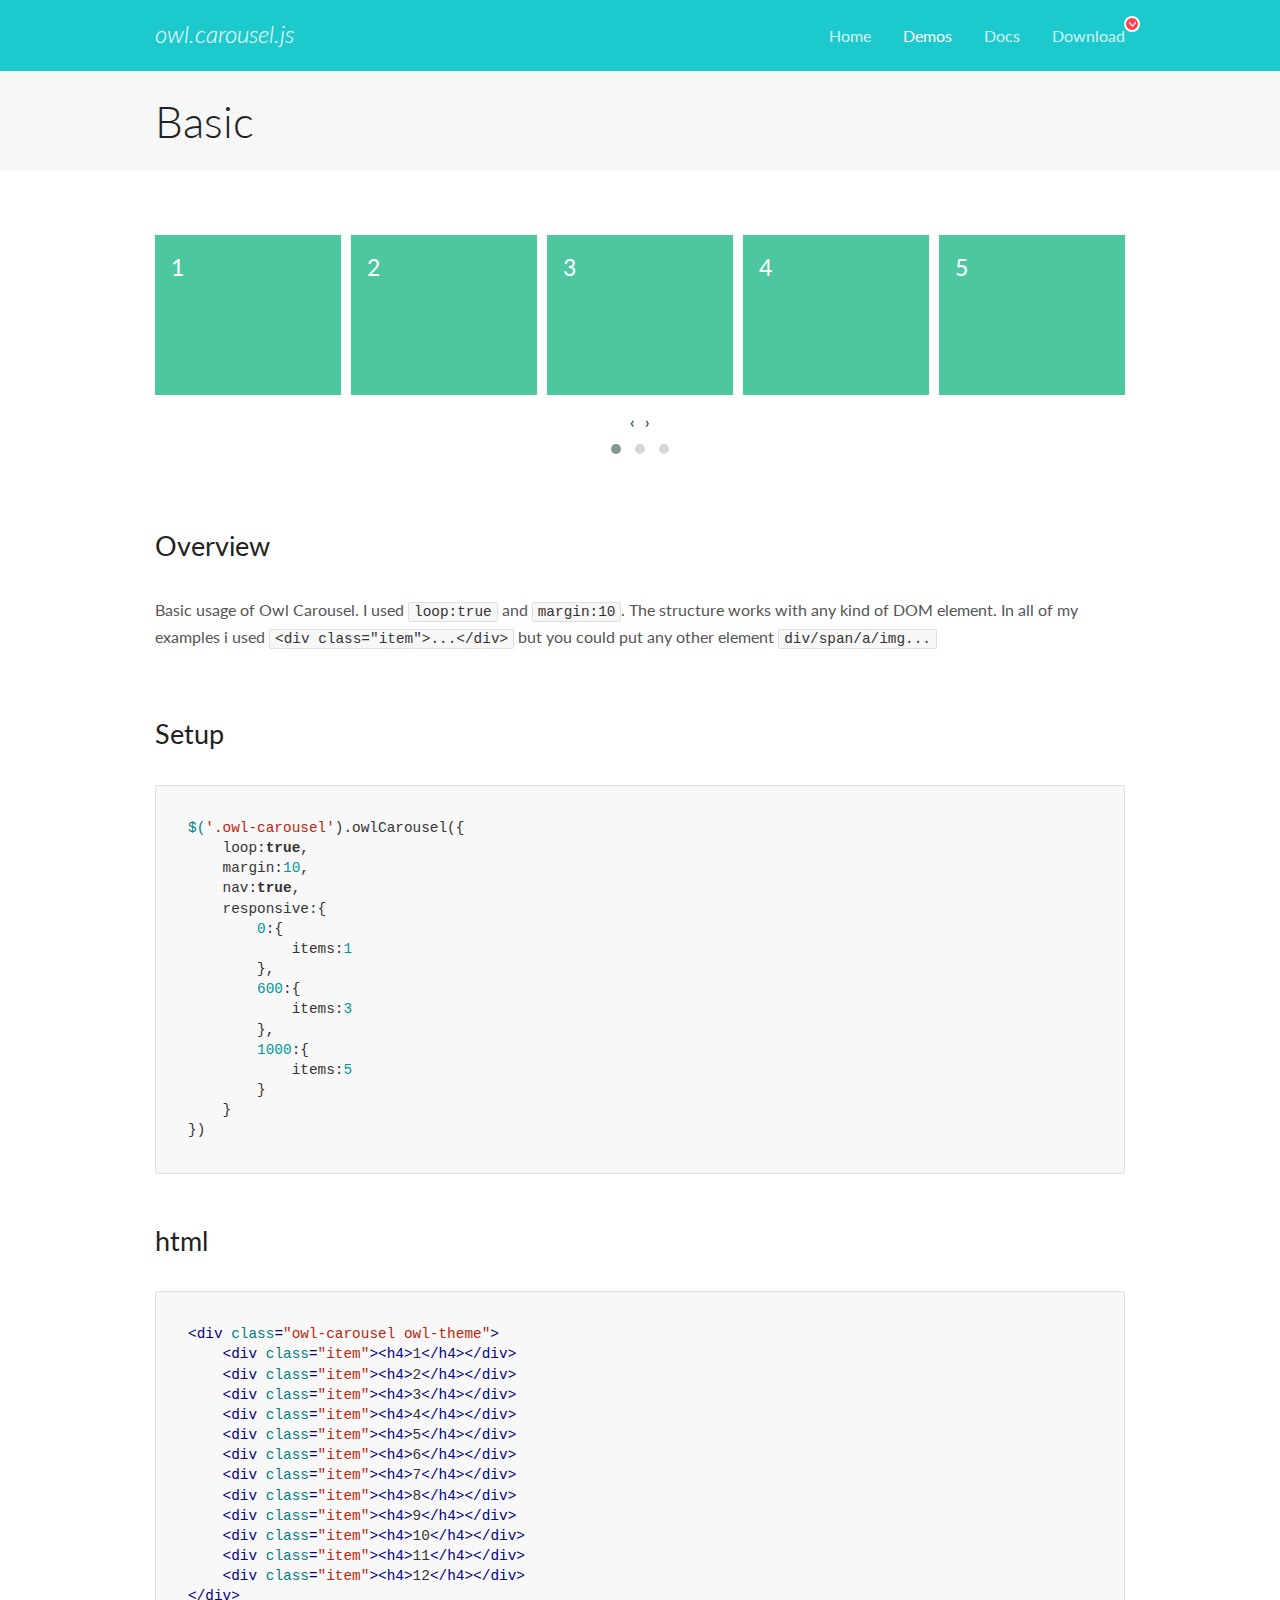
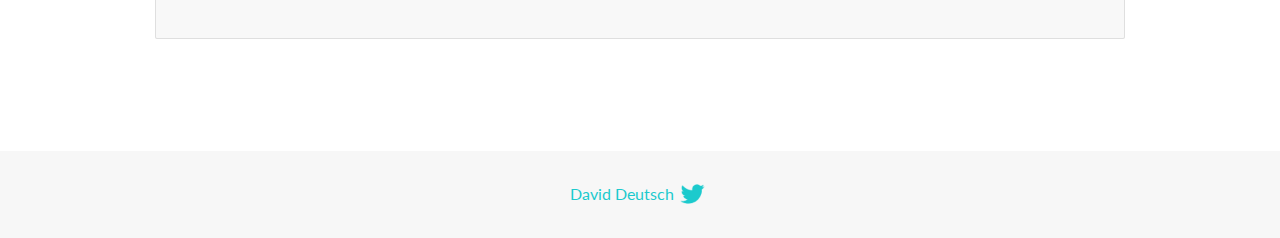
<file: owlcarousel2-2.3.4/docs/demos/basic.html>
<!DOCTYPE html>
<html lang="en">
  <head>

    <!-- head -->
    <meta charset="utf-8">
    <meta name="msapplication-tap-highlight" content="no" />
    <meta name="viewport" content="width=device-width, initial-scale=1.0" />
    <meta name="description" content="Basic usage demo">
    <meta name="author" content="David Deutsch">
    <title>
      Basic Demo | Owl Carousel | 2.3.4
    </title>

    <!-- Stylesheets -->
    <link href='https://fonts.googleapis.com/css?family=Lato:300,400,700,400italic,300italic' rel='stylesheet' type='text/css'>
    <link rel="stylesheet" href="../assets/css/docs.theme.min.css">

    <!-- Owl Stylesheets -->
    <link rel="stylesheet" href="../assets/owlcarousel/assets/owl.carousel.min.css">
    <link rel="stylesheet" href="../assets/owlcarousel/assets/owl.theme.default.min.css">

    <!-- HTML5 shim and Respond.js IE8 support of HTML5 elements and media queries -->

    <!--[if lt IE 9]>
      <script src="https://oss.maxcdn.com/libs/html5shiv/3.7.0/html5shiv.js"></script>
      <script src="https://oss.maxcdn.com/libs/respond.js/1.3.0/respond.min.js"></script>
    <![endif]-->

    <!-- Favicons -->
    <link rel="apple-touch-icon-precomposed" sizes="144x144" href="../assets/ico/apple-touch-icon-144-precomposed.png">
    <link rel="shortcut icon" href="../assets/ico/favicon.png">
    <link rel="shortcut icon" href="favicon.ico">

    <!-- Yeah i know js should not be in header. Its required for demos.-->

    <!-- javascript -->
    <script src="../assets/vendors/jquery.min.js"></script>
    <script src="../assets/owlcarousel/owl.carousel.js"></script>
  </head>
  <body>

    <!-- header -->
    <header class="header">
      <div class="row">
        <div class="large-12 columns">
          <div class="brand left">
            <h3>
              <a href="/OwlCarousel2/">owl.carousel.js</a> 
            </h3>
          </div>
          <a id="toggle-nav" class="right">
            <span></span> <span></span> <span></span> 
          </a> 
          <div class="nav-bar">
            <ul class="clearfix">
              <li> <a href="/OwlCarousel2/index.html">Home</a>  </li>
              <li class="active">
                <a href="/OwlCarousel2/demos/demos.html">Demos</a> 
              </li>
              <li> <a href="/OwlCarousel2/docs/started-welcome.html">Docs</a>  </li>
              <li>
                <a href="https://github.com/OwlCarousel2/OwlCarousel2/archive/2.3.4.zip">Download</a> 
                <span class="download"></span> 
              </li>
            </ul>
          </div>
        </div>
      </div>
    </header>

    <!-- title -->
    <section class="title">
      <div class="row">
        <div class="large-12 columns">
          <h1>Basic</h1>
        </div>
      </div>
    </section>

    <!--  Demos -->
    <section id="demos">
      <div class="row">
        <div class="large-12 columns">
          <div class="owl-carousel owl-theme">
            <div class="item">
              <h4>1</h4>
            </div>
            <div class="item">
              <h4>2</h4>
            </div>
            <div class="item">
              <h4>3</h4>
            </div>
            <div class="item">
              <h4>4</h4>
            </div>
            <div class="item">
              <h4>5</h4>
            </div>
            <div class="item">
              <h4>6</h4>
            </div>
            <div class="item">
              <h4>7</h4>
            </div>
            <div class="item">
              <h4>8</h4>
            </div>
            <div class="item">
              <h4>9</h4>
            </div>
            <div class="item">
              <h4>10</h4>
            </div>
            <div class="item">
              <h4>11</h4>
            </div>
            <div class="item">
              <h4>12</h4>
            </div>
          </div>
          <h3 id="overview">Overview</h3>
          <p>Basic usage of Owl Carousel. I used <code>loop:true</code> and <code>margin:10</code>. The structure works with any kind of DOM element. In all of my examples i used <code>&lt;div class=&quot;item&quot;&gt;...&lt;/div&gt;</code> but you could
            put any other element <code>div/span/a/img...</code></p>
          <h3 id="setup">Setup</h3>
          <pre><code>$(&#39;.owl-carousel&#39;).owlCarousel({
    loop:true,
    margin:10,
    nav:true,
    responsive:{
        0:{
            items:1
        },
        600:{
            items:3
        },
        1000:{
            items:5
        }
    }
})</code></pre>
          <h3 id="html">html</h3>
          <pre><code>&lt;div class=&quot;owl-carousel owl-theme&quot;&gt;
    &lt;div class=&quot;item&quot;&gt;&lt;h4&gt;1&lt;/h4&gt;&lt;/div&gt;
    &lt;div class=&quot;item&quot;&gt;&lt;h4&gt;2&lt;/h4&gt;&lt;/div&gt;
    &lt;div class=&quot;item&quot;&gt;&lt;h4&gt;3&lt;/h4&gt;&lt;/div&gt;
    &lt;div class=&quot;item&quot;&gt;&lt;h4&gt;4&lt;/h4&gt;&lt;/div&gt;
    &lt;div class=&quot;item&quot;&gt;&lt;h4&gt;5&lt;/h4&gt;&lt;/div&gt;
    &lt;div class=&quot;item&quot;&gt;&lt;h4&gt;6&lt;/h4&gt;&lt;/div&gt;
    &lt;div class=&quot;item&quot;&gt;&lt;h4&gt;7&lt;/h4&gt;&lt;/div&gt;
    &lt;div class=&quot;item&quot;&gt;&lt;h4&gt;8&lt;/h4&gt;&lt;/div&gt;
    &lt;div class=&quot;item&quot;&gt;&lt;h4&gt;9&lt;/h4&gt;&lt;/div&gt;
    &lt;div class=&quot;item&quot;&gt;&lt;h4&gt;10&lt;/h4&gt;&lt;/div&gt;
    &lt;div class=&quot;item&quot;&gt;&lt;h4&gt;11&lt;/h4&gt;&lt;/div&gt;
    &lt;div class=&quot;item&quot;&gt;&lt;h4&gt;12&lt;/h4&gt;&lt;/div&gt;
&lt;/div&gt;</code></pre>
          <script>
            $(document).ready(function() {
              var owl = $('.owl-carousel');
              owl.owlCarousel({
                margin: 10,
                nav: true,
                loop: true,
                responsive: {
                  0: {
                    items: 1
                  },
                  600: {
                    items: 3
                  },
                  1000: {
                    items: 5
                  }
                }
              })
            })
          </script>
        </div>
      </div>
    </section>

    <!-- footer -->
    <footer class="footer">
      <div class="row">
        <div class="large-12 columns">
          <h5>
            <a href="/OwlCarousel2/docs/support-contact.html">David Deutsch</a> 
            <a id="custom-tweet-button" href="https://twitter.com/share?url=https://github.com/OwlCarousel2/OwlCarousel2&text=Owl Carousel - This is so awesome! " target="_blank"></a> 
          </h5>
        </div>
      </div>
    </footer>

    <!-- vendors -->
    <script src="../assets/vendors/highlight.js"></script>
    <script src="../assets/js/app.js"></script>
  </body>
</html>
</file>
<file: mint/config/theme.css>
:root {
  --primary: #7F4DB0;
  --primary-text: #1a1a1a;
  --secondary: #e89924;
  --secondary-text: #ffffff;
  --accent: #202326;
  --accent-text: #ffffff;
}

.btn-43 {
  border: 2px solid #38b6ff;
  z-index: 1;
  color: #fff;
  width: 100%;
  border-radius: 4px;
  background: #38b6ff;
}

.btn-43:after {
  position: absolute;
  content: "";
  width: 100%;
  height: 0;
  top: 0;
  left: 0;
  z-index: -1;
  background: #21a5f1;
  transition: all 0.3s ease;
}

.btn-43:hover {
  color: #fff;
}

.btn-43:hover:after {
  top: auto;
  bottom: 0;
  height: 100%;
}
</file>
<file: mint/static/css/main.0504b444.chunk.css>
a,abbr,acronym,address,applet,article,aside,audio,b,big,blockquote,body,canvas,caption,center,cite,code,dd,del,details,dfn,div,dl,dt,em,embed,fieldset,figcaption,figure,footer,form,h1,h2,h3,h4,h5,h6,header,hgroup,html,i,iframe,img,ins,kbd,label,legend,li,mark,menu,nav,object,ol,output,p,pre,q,ruby,s,samp,section,small,span,strike,strong,sub,summary,sup,table,tbody,td,tfoot,th,thead,time,tr,tt,u,ul,var,video{margin:0;padding:0;border:0;font-size:100%;font:inherit;vertical-align:baseline}article,aside,details,figcaption,figure,footer,header,hgroup,menu,nav,section{display:block}body{line-height:1}ol,ul{list-style:none}blockquote,q{quotes:none}blockquote:after,blockquote:before,q:after,q:before{content:"";content:none}table{border-collapse:collapse;border-spacing:0}@font-face{font-family:"coder";src:local("coder"),url(../../static/media/font.617a0a92.woff) format("woff")}body{font-family:"coder","Roboto","Oxygen","Ubuntu","Cantarell","Fira Sans","Droid Sans","Helvetica Neue",sans-serif;-webkit-font-smoothing:antialiased;-moz-osx-font-smoothing:grayscale}*,body{margin:0}*{padding:0;box-sizing:border-box}code{font-family:source-code-pro,Menlo,Monaco,Consolas,"Courier New",monospace}body::-webkit-scrollbar{display:none}body{-ms-overflow-style:none;scrollbar-width:none}html{background-color:"#4C4C4C"}div{-webkit-user-select:none;-ms-user-select:none;user-select:none;-o-user-select:none}
/*# sourceMappingURL=main.0504b444.chunk.css.map */
</file>
